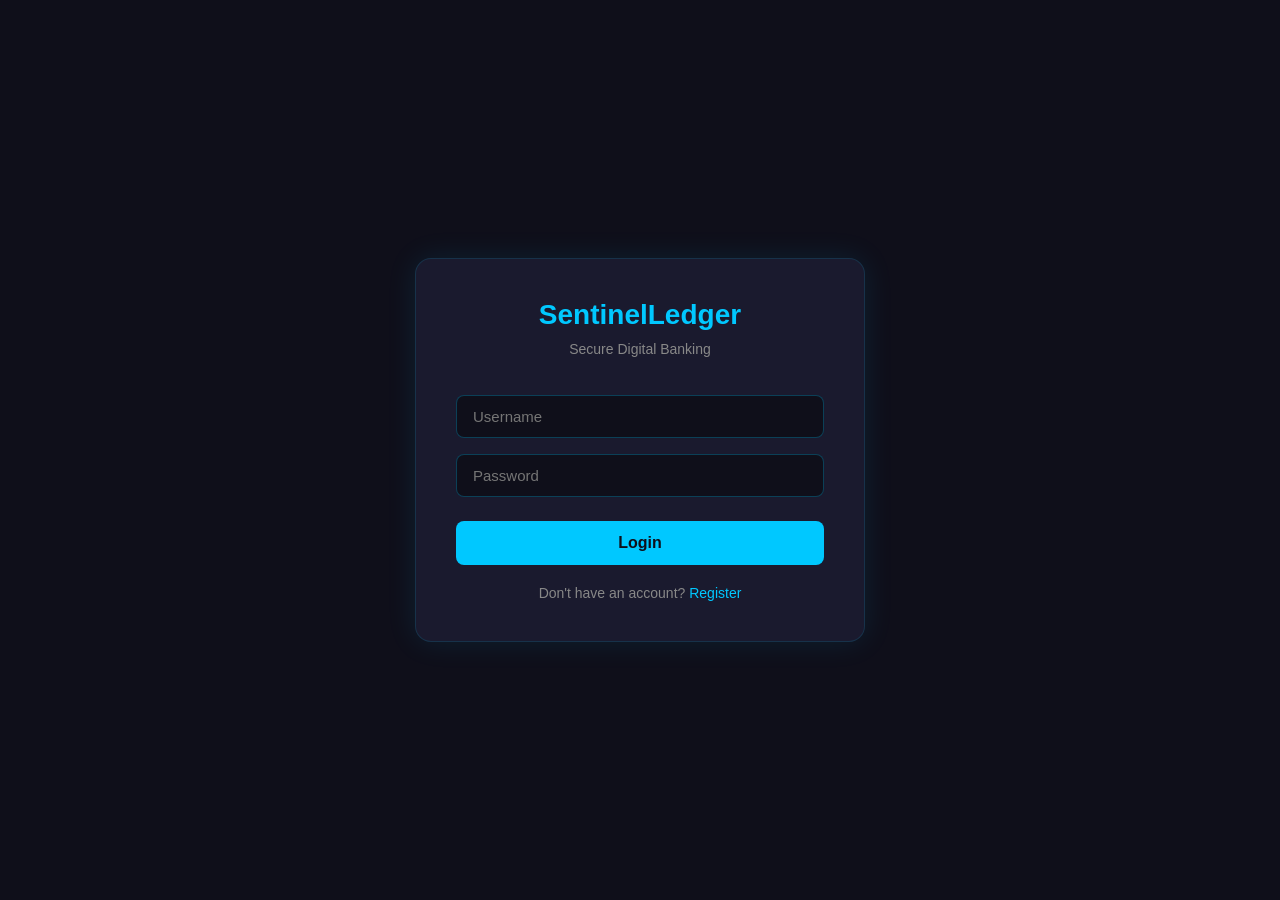
<file: frontend/index.html>
<!DOCTYPE html>
<html lang="en">
<head>
    <meta charset="UTF-8">
    <meta name="viewport" content="width=device-width, initial-scale=1.0">
    <title>SentinelLedger - Login</title>
    <link rel="stylesheet" href="style.css">
</head>
<body>
    <div class="container">
        <h1>SentinelLedger</h1>
        <p class="subtitle">Secure Digital Banking</p>

        <input type="text" id="username" placeholder="Username">
        <input type="password" id="password" placeholder="Password">

        <button onclick="login()" id="login-btn">Login</button>

        <div class="message" id="msg"></div>

        <div class="link-text">
            Don't have an account? <a href="register.html">Register</a>
        </div>
    </div>

    <script src="script.js"></script>
</body>
</html>
</file>
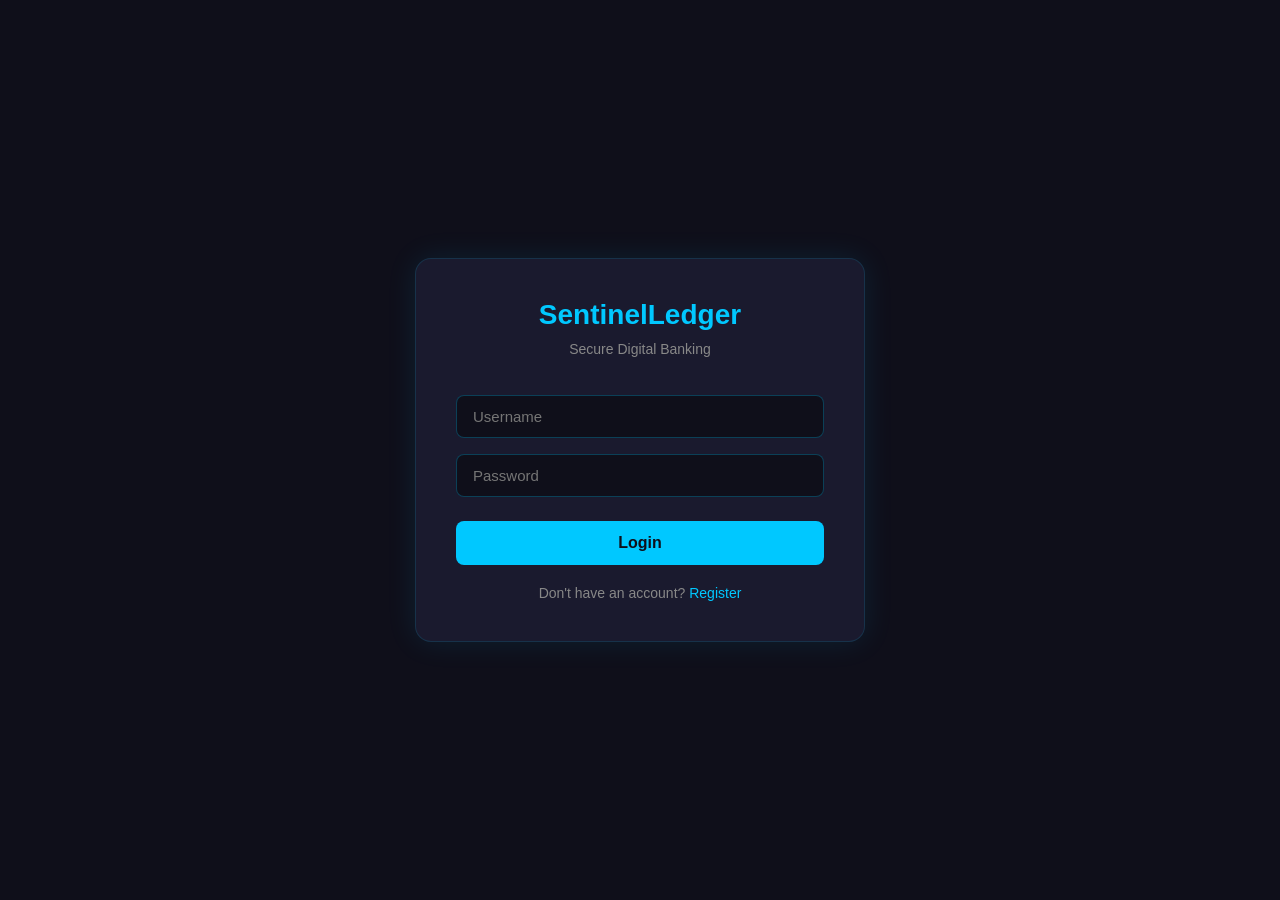
<file: frontend/dashboard.html>
<!DOCTYPE html>
<html lang="en">
<head>
    <meta charset="UTF-8">
    <meta name="viewport" content="width=device-width, initial-scale=1.0">
    <title>SentinelLedger - Dashboard</title>
    <link rel="stylesheet" href="style.css">
</head>
<body>
    <div class="dashboard-container">

        <div class="dashboard-header">
            <h1>SentinelLedger</h1>
            <button class="logout-btn" onclick="logout()">Logout</button>
        </div>

        <!-- Balance Card -->
        <div class="balance-card">
            <h2>Current Balance</h2>
            <div class="amount">$<span id="balance">0.00</span></div>
            <div class="account">Account: <span id="account-number"></span></div>
            <div class="account">Welcome, <span id="username"></span></div>
        </div>

        <!-- Send Money -->
        <div class="section">
            <h3>Send Money</h3>
            <div class="send-form">
                <input type="number" id="receiver" placeholder="Receiver Account Number">
                <input type="number" id="amount" placeholder="Amount">
                <button onclick="sendMoney()" id="send-btn">Send Money</button>
                <div class="message" id="transfer-msg"></div>
            </div>
        </div>

        <!-- Transaction History -->
        <div class="section">
            <h3>Transaction History</h3>
            <table>
                <thead>
                    <tr>
                        <th>ID</th>
                        <th>Type</th>
                        <th>Account</th>
                        <th>Amount</th>
                        <th>Status</th>
                        <th>Date</th>
                    </tr>
                </thead>
                <tbody id="transactions-body">
                </tbody>
            </table>
        </div>

    </div>

    <script src="script.js"></script>
</body>
</html>
</file>
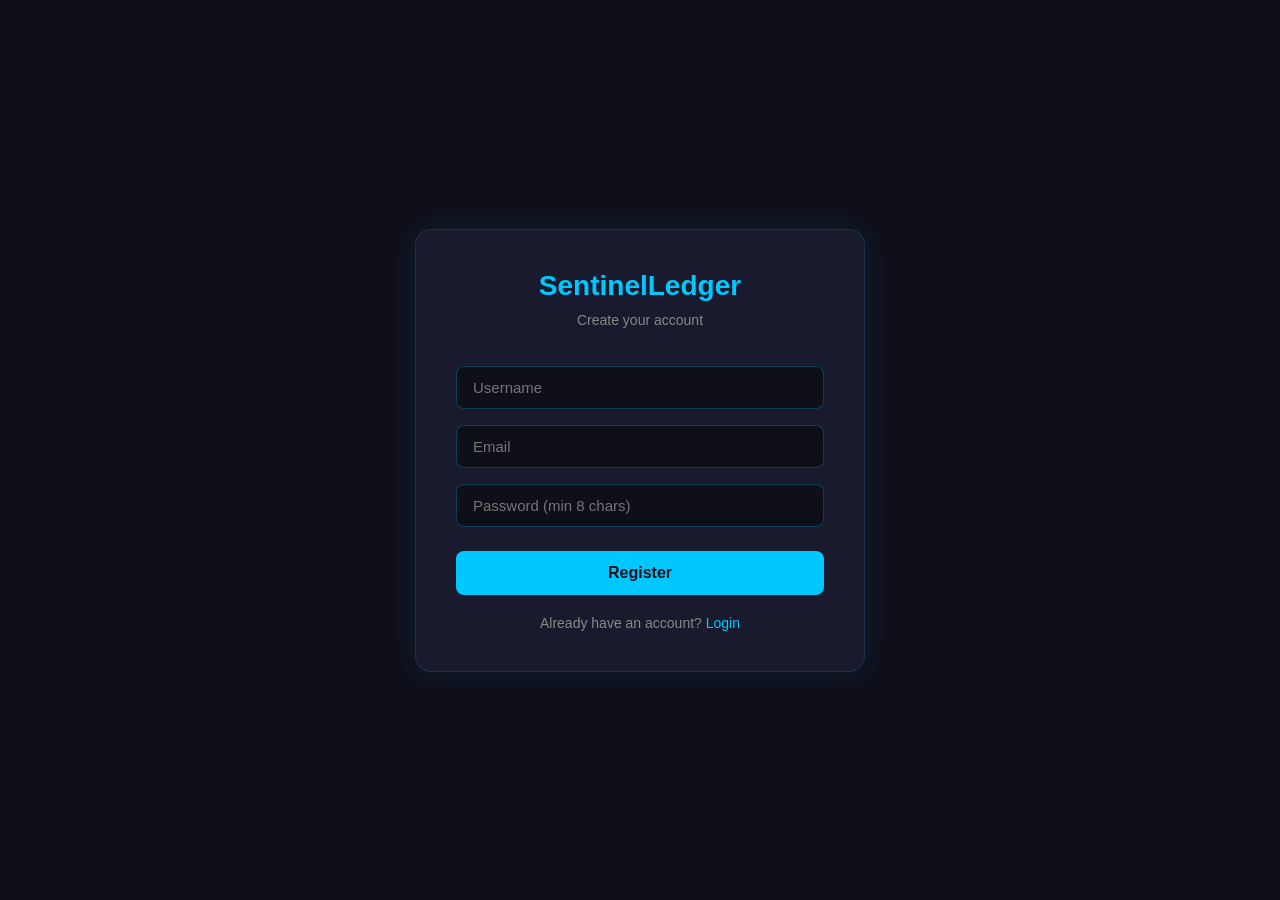
<file: frontend/register.html>
<!DOCTYPE html>
<html lang="en">
<head>
    <meta charset="UTF-8">
    <meta name="viewport" content="width=device-width, initial-scale=1.0">
    <title>SentinelLedger - Register</title>
    <link rel="stylesheet" href="style.css">
</head>
<body>
    <div class="container">
        <h1>SentinelLedger</h1>
        <p class="subtitle">Create your account</p>

        <input type="text" id="username" placeholder="Username">
        <input type="email" id="email" placeholder="Email">
        <input type="password" id="password" placeholder="Password (min 8 chars)">

        <button onclick="register()" id="register-btn">Register</button>

        <div class="message" id="msg"></div>

        <div class="link-text">
            Already have an account? <a href="index.html">Login</a>
        </div>
    </div>

    <script src="script.js"></script>
</body>
</html>
</file>
<file: frontend/style.css>
* {
    margin: 0;
    padding: 0;
    box-sizing: border-box;
}

body {
    font-family: 'Arial', sans-serif;
    background: #0f0f1a;
    color: #ffffff;
    min-height: 100vh;
    display: flex;
    justify-content: center;
    align-items: center;
}

.container {
    background: #1a1a2e;
    padding: 40px;
    border-radius: 16px;
    width: 100%;
    max-width: 450px;
    box-shadow: 0 0 30px rgba(0, 200, 255, 0.1);
    border: 1px solid #00c8ff22;
}

h1 {
    text-align: center;
    color: #00c8ff;
    margin-bottom: 10px;
    font-size: 28px;
}

p.subtitle {
    text-align: center;
    color: #888;
    margin-bottom: 30px;
    font-size: 14px;
}

input {
    width: 100%;
    padding: 12px 16px;
    margin: 8px 0;
    background: #0f0f1a;
    border: 1px solid #00c8ff44;
    border-radius: 8px;
    color: #ffffff;
    font-size: 15px;
    outline: none;
    transition: border 0.3s;
}

input:focus {
    border-color: #00c8ff;
}

button {
    width: 100%;
    padding: 13px;
    margin-top: 16px;
    background: #00c8ff;
    color: #0f0f1a;
    border: none;
    border-radius: 8px;
    font-size: 16px;
    font-weight: bold;
    cursor: pointer;
    transition: background 0.3s;
}

button:hover {
    background: #00a8d8;
}

button:disabled {
    background: #444;
    cursor: not-allowed;
}

.message {
    margin-top: 14px;
    padding: 10px;
    border-radius: 8px;
    text-align: center;
    font-size: 14px;
    display: none;
}

.message.success {
    background: #00ff8822;
    color: #00ff88;
    border: 1px solid #00ff8844;
    display: block;
}

.message.error {
    background: #ff004422;
    color: #ff4466;
    border: 1px solid #ff004444;
    display: block;
}

a {
    color: #00c8ff;
    text-decoration: none;
}

a:hover {
    text-decoration: underline;
}

.link-text {
    text-align: center;
    margin-top: 20px;
    font-size: 14px;
    color: #888;
}

/* Dashboard */
.dashboard-container {
    background: #1a1a2e;
    padding: 40px;
    border-radius: 16px;
    width: 100%;
    max-width: 800px;
    box-shadow: 0 0 30px rgba(0, 200, 255, 0.1);
    border: 1px solid #00c8ff22;
}

.balance-card {
    background: linear-gradient(135deg, #00c8ff22, #0f0f1a);
    border: 1px solid #00c8ff44;
    border-radius: 12px;
    padding: 24px;
    margin-bottom: 30px;
    text-align: center;
}

.balance-card h2 {
    color: #888;
    font-size: 14px;
    margin-bottom: 8px;
}

.balance-card .amount {
    font-size: 42px;
    font-weight: bold;
    color: #00c8ff;
}

.balance-card .account {
    color: #666;
    font-size: 13px;
    margin-top: 8px;
}

.section {
    margin-bottom: 30px;
}

.section h3 {
    color: #00c8ff;
    margin-bottom: 16px;
    font-size: 18px;
    border-bottom: 1px solid #00c8ff22;
    padding-bottom: 8px;
}

.send-form input {
    margin-bottom: 8px;
}

table {
    width: 100%;
    border-collapse: collapse;
    font-size: 14px;
}

th {
    background: #00c8ff11;
    color: #00c8ff;
    padding: 12px;
    text-align: left;
    border-bottom: 1px solid #00c8ff22;
}

td {
    padding: 12px;
    border-bottom: 1px solid #ffffff11;
    color: #ccc;
}

tr:hover td {
    background: #ffffff05;
}

.badge {
    padding: 4px 10px;
    border-radius: 20px;
    font-size: 12px;
    font-weight: bold;
}

.badge.success {
    background: #00ff8822;
    color: #00ff88;
}

.badge.sent {
    color: #ff4466;
}

.badge.received {
    color: #00ff88;
}

.logout-btn {
    background: transparent;
    border: 1px solid #ff4466;
    color: #ff4466;
    padding: 8px 20px;
    width: auto;
    font-size: 13px;
    margin-top: 0;
}

.logout-btn:hover {
    background: #ff446622;
}

.dashboard-header {
    display: flex;
    justify-content: space-between;
    align-items: center;
    margin-bottom: 24px;
}
</file>
